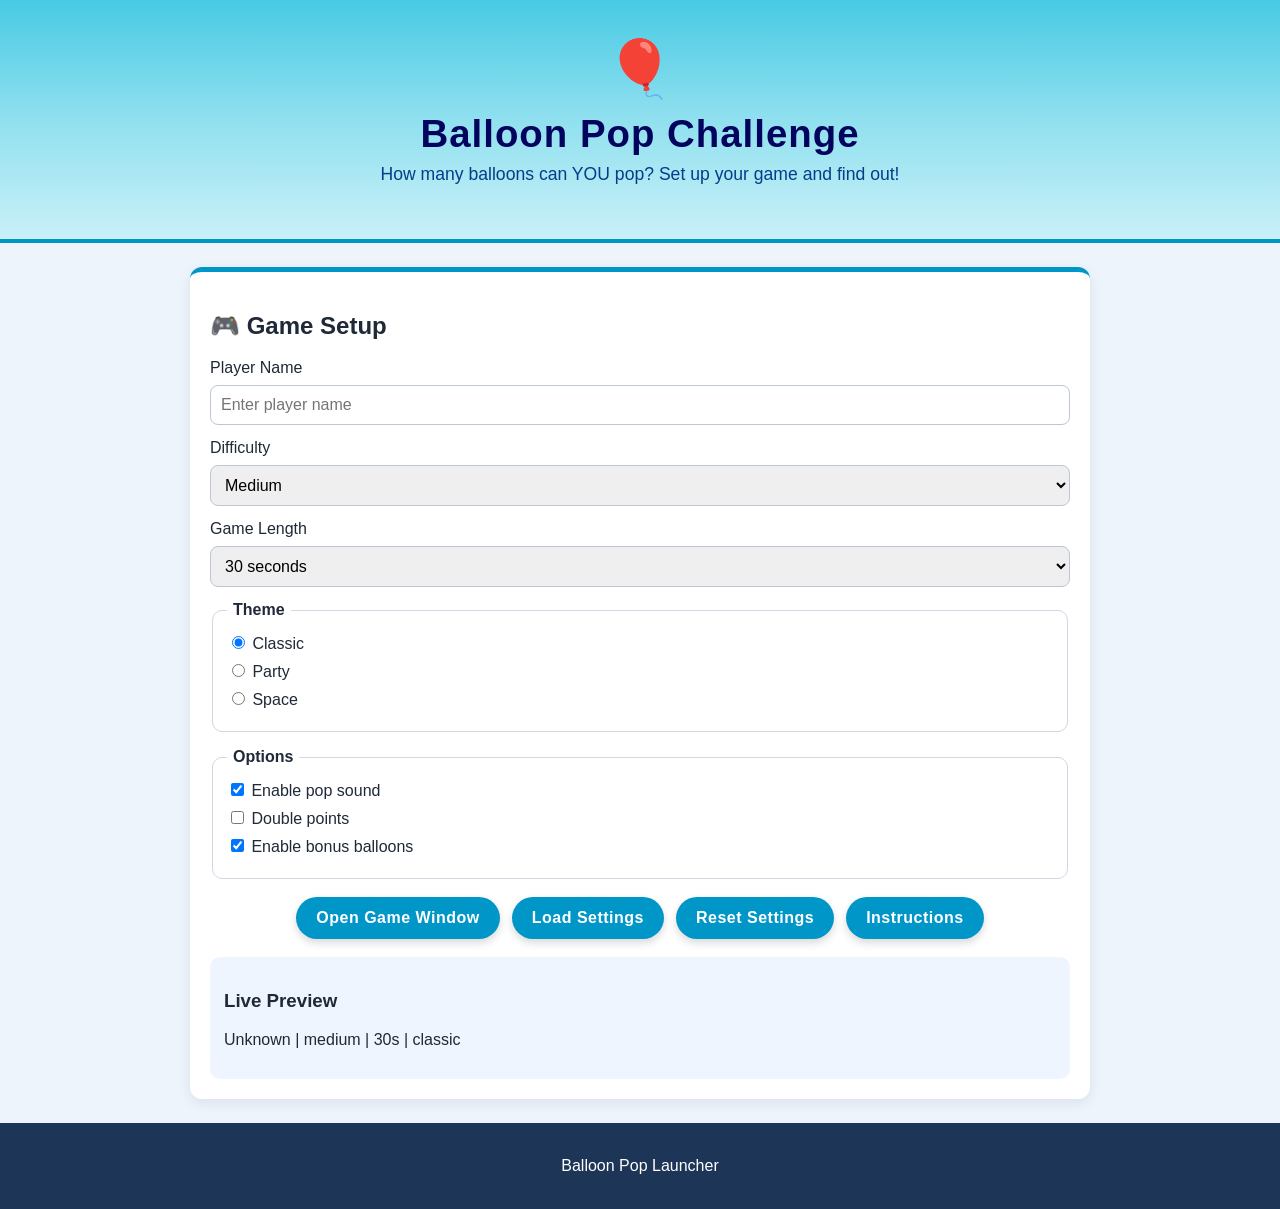
<file: index.html>
<!doctype html>
<html lang="en">
  <head>
    <meta charset="UTF-8" />
    <meta name="viewport" content="width=device-width, initial-scale=1.0" />
    <title>Balloon Pop Launcher</title>
    <link rel="stylesheet" href="styles.css" />
  </head>
  <body>
    <header class="page-header">
      <div class="header-emoji">🎈</div>
      <h1>Balloon Pop Challenge</h1>
      <p class="header-tagline">How many balloons can YOU pop? Set up your game and find out!</p>
    </header>

    <main class="container">
      <section class="card setup-card">
        <h2>🎮 Game Setup</h2>

        <form id="setupForm">
          <div class="form-row">
            <label for="playerName">Player Name</label>
            <input
              type="text"
              id="playerName"
              name="playerName"
              maxlength="20"
              placeholder="Enter player name"
            />
          </div>

          <div class="form-row">
            <label for="difficulty">Difficulty</label>
            <select id="difficulty" name="difficulty">
              <option value="easy">Easy</option>
              <option value="medium" selected>Medium</option>
              <option value="hard">Hard</option>
            </select>
          </div>

          <div class="form-row">
            <label for="gameLength">Game Length</label>
            <select id="gameLength" name="gameLength">
              <option value="20">20 seconds</option>
              <option value="30" selected>30 seconds</option>
              <option value="45">45 seconds</option>
            </select>
          </div>

          <fieldset>
            <legend>Theme</legend>

            <label class="option-line">
              <input type="radio" name="theme" value="classic" checked />
              Classic
            </label>

            <label class="option-line">
              <input type="radio" name="theme" value="party" />
              Party
            </label>

            <label class="option-line">
              <input type="radio" name="theme" value="space" />
              Space
            </label>
          </fieldset>

          <fieldset>
            <legend>Options</legend>

            <label class="option-line">
              <input type="checkbox" id="soundEnabled" checked />
              Enable pop sound
            </label>

            <label class="option-line">
              <input type="checkbox" id="doublePoints" />
              Double points
            </label>

            <label class="option-line">
              <input type="checkbox" id="bonusBalloons" checked />
              Enable bonus balloons
            </label>
          </fieldset>

          <div class="button-row">
            <button type="button" id="openGameBtn">Open Game Window</button>
            <button type="button" id="loadSettingsBtn">Load Settings</button>
            <button type="button" id="resetSettingsBtn">Reset Settings</button>
            <button
              type="button"
              onclick="window.location.href = 'instructions.html'"
            >
              Instructions
            </button>
          </div>
        </form>

        <div class="preview-box">
          <h3>Live Preview</h3>
          <p id="previewText">No settings selected yet.</p>
        </div>
      </section>
    </main>

    <footer class="page-footer">
      <p>Balloon Pop Launcher</p>
    </footer>

    <script src="launcher.js"></script>
  </body>
</html>
</file>
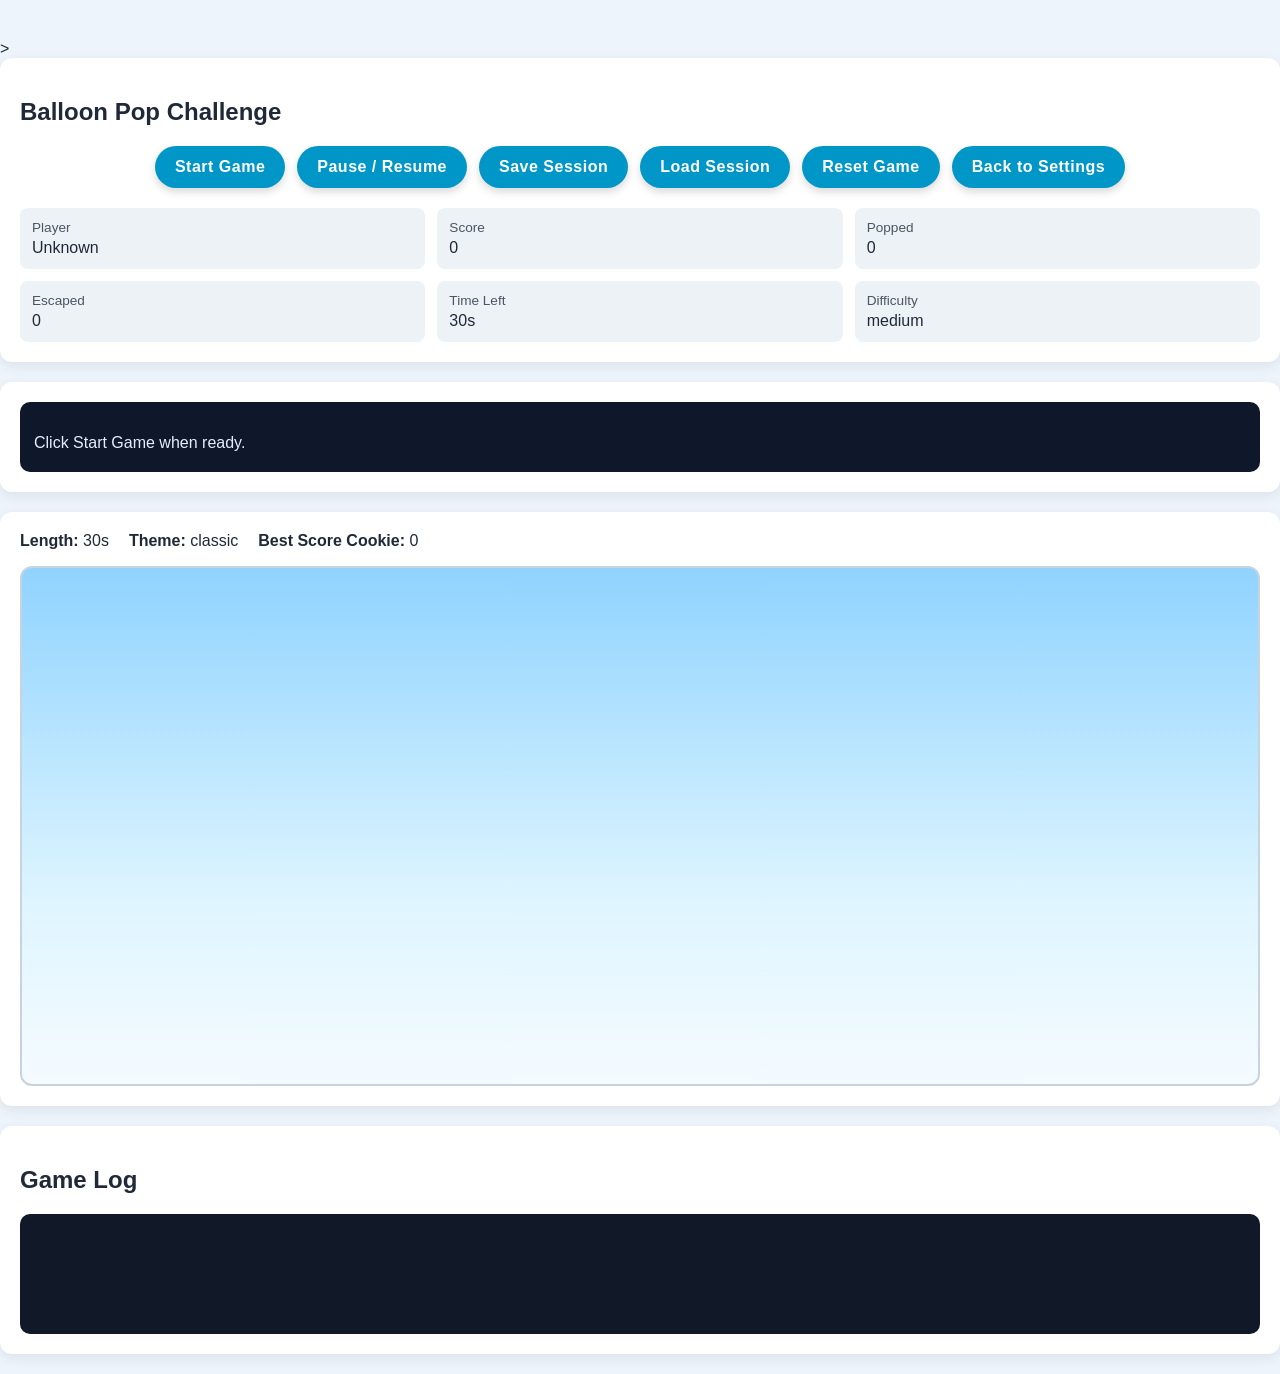
<file: game.html>
<!doctype html>
<html lang="en">
  <head>
    <meta charset="UTF-8" />
    <meta name="viewport" content="width=device-width, initial-scale=1.0" />
    <title>Balloon Pop Game</title>
    <link rel="stylesheet" href="styles.css" />
  </head>
  <body>
    <main class="game-window-wrap" id="gameMain"></main>>
      <section class="card">
        <h1>Balloon Pop Challenge</h1>

        <div class="button-row">
          <button id="startBtn" type="button">Start Game</button>
          <button id="pauseBtn" type="button">Pause / Resume</button>
          <button id="saveBtn" type="button">Save Session</button>
          <button id="loadBtn" type="button">Load Session</button>
          <button id="resetBtn" type="button">Reset Game</button>
          <button id="backBtn" type="button">Back to Settings</button>
        </div>

        <div class="stats-grid game-stats-grid">
          <div class="stat-box">
            <span class="label">Player</span>
            <span id="displayPlayer">-</span>
          </div>
          <div class="stat-box">
            <span class="label">Score</span>
            <span id="displayScore">0</span>
          </div>
          <div class="stat-box">
            <span class="label">Popped</span>
            <span id="displayPopped">0</span>
          </div>
          <div class="stat-box">
            <span class="label">Escaped</span>
            <span id="displayEscaped">0</span>
          </div>
          <div class="stat-box">
            <span class="label">Time Left</span>
            <span id="displayTimeLeft">0 s</span>
          </div>
          <div class="stat-box">
            <span class="label">Difficulty</span>
            <span id="displayDifficulty">-</span>
          </div>
        </div>
      </section>

      <section class="card">
        <div id="messageArea" class="message-area">
          Click Start Game when ready.
        </div>
      </section>

      <section class="card">
        <div id="boardInfo" class="board-info">
          <span
            ><strong>Length:</strong>
            <span id="displayGameLength">-</span></span
          >
          <span><strong>Theme:</strong> <span id="displayTheme">-</span></span>
          <span
            ><strong>Best Score Cookie:</strong>
            <span id="displayBestScore">0</span></span
          >
        </div>

        <div id="skyArea" class="sky-area"></div>

        <div id="gameOverScreen" class="game-over-screen hidden">
            <div class="game-over-box">
                <div class="game-over-emoji">🎈</div>
                <h2>Game Over!</h2>
                <p id="gameOverPlayer"></p>
                <div class="game-over-stats">
                    <div class="go-stat">
                        <span class="go-label">Score</span>
                        <span id="goScore">0</span>
                    </div>
                    <div class="go-stat">
                        <span class="go-label">Popped</span>
                        <span id="goPopped">0</span>
                    </div>
                    <div class="go-stat">
                        <span class="go-label">Escaped</span>
                        <span id="goEscaped">0</span>
                    </div>
                </div>
        <button id="playAgainBtn">Play Again</button>
        <button id="backToSettingsBtn">Back to Settings</button>
    </div>
</div>
      </section>

      <section class="card">
        <h2>Game Log</h2>
        <div id="logArea" class="log-area"></div>
      </section>
    </main>

      <div id="confettiContainer" class="confetti-container"></div>
  <script src="game.js"></script>
</body>
</html>
</file>
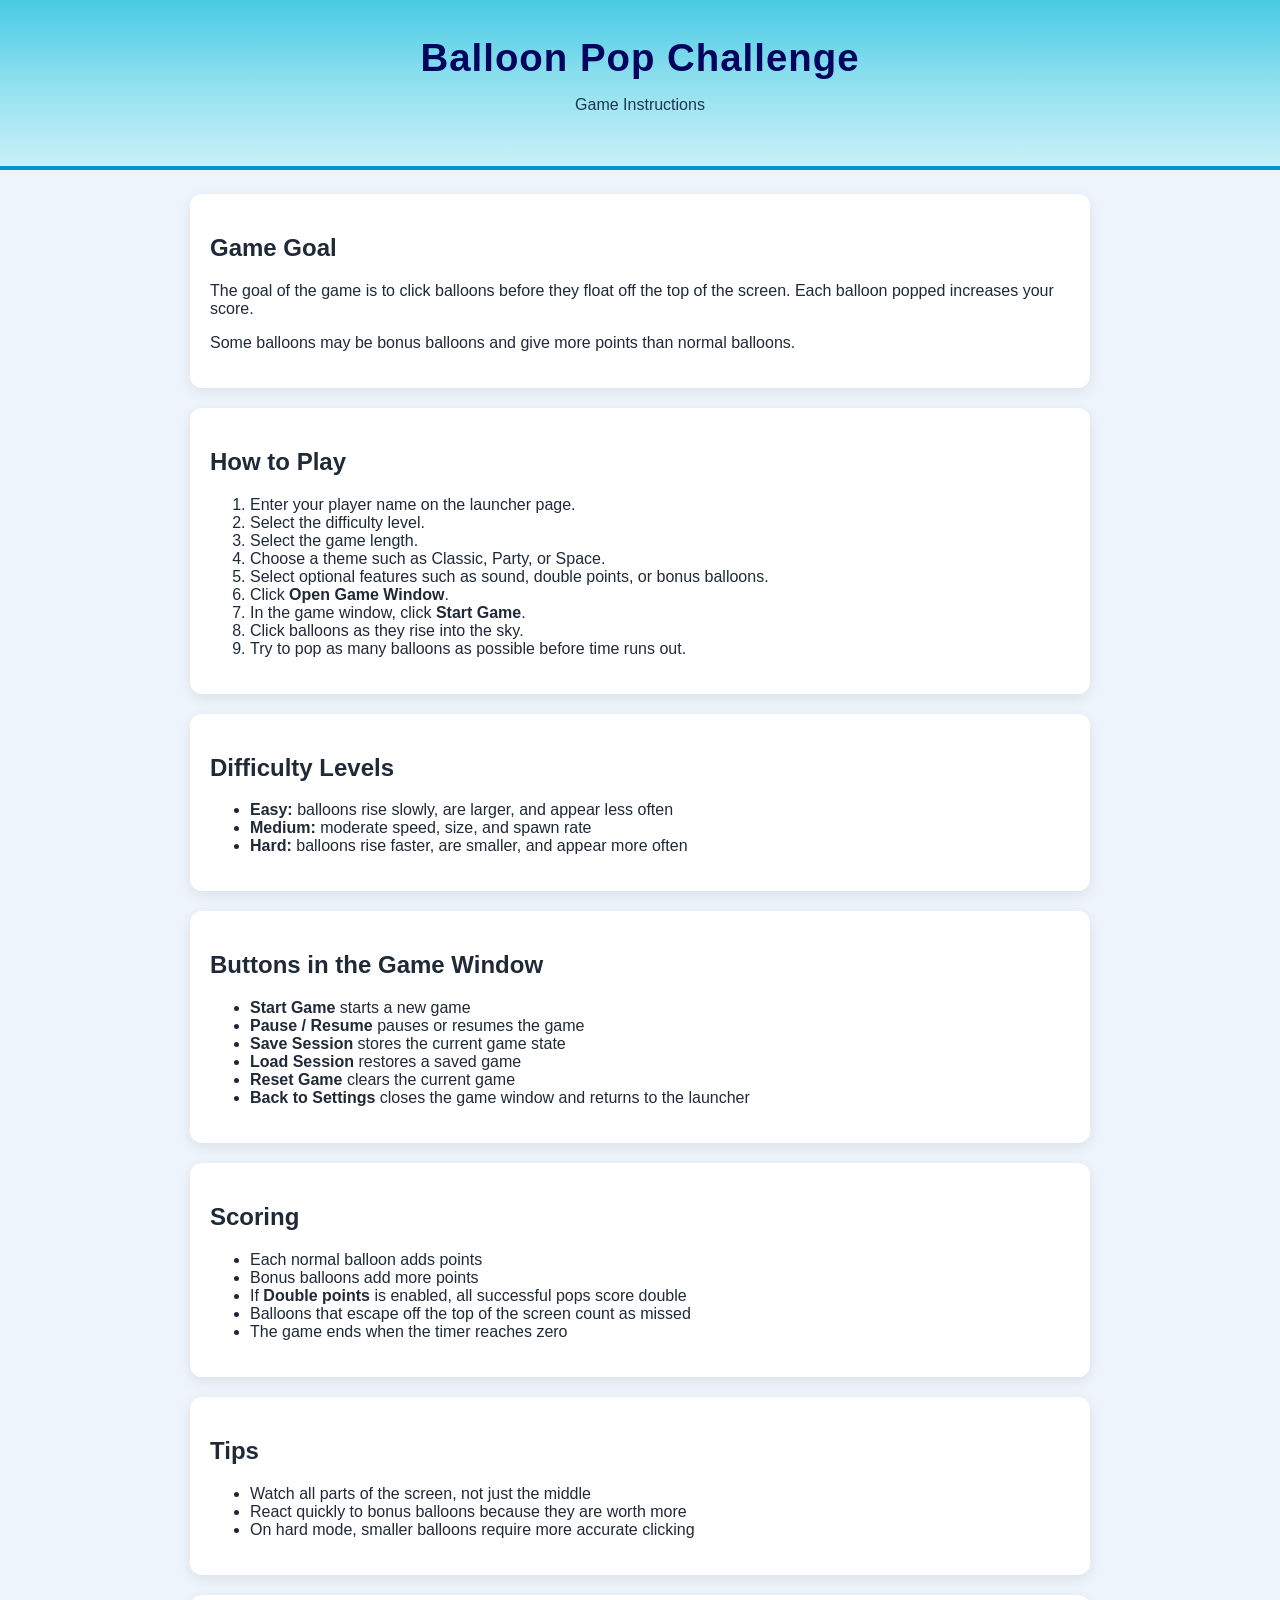
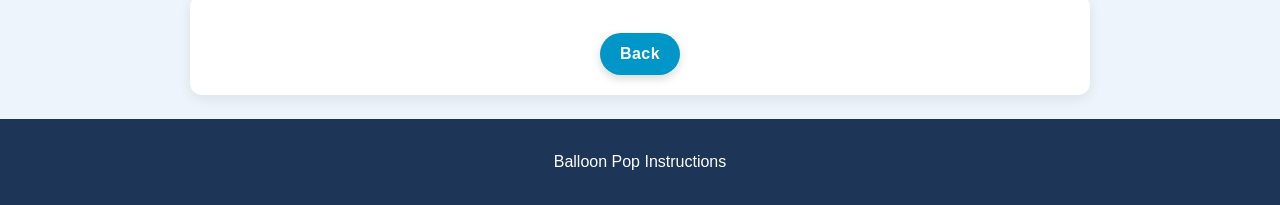
<file: instructions.html>
<!doctype html>
<html lang="en">
  <head>
    <meta charset="UTF-8" />
    <meta name="viewport" content="width=device-width, initial-scale=1.0" />
    <title>Balloon Pop Instructions</title>
    <link rel="stylesheet" href="styles.css" />
  </head>
  <body>
    <header class="page-header">
      <h1>Balloon Pop Challenge</h1>
      <p>Game Instructions</p>
    </header>

    <main class="container">
      <section class="card">
        <h2>Game Goal</h2>
        <p>
          The goal of the game is to click balloons before they float off the
          top of the screen. Each balloon popped increases your score.
        </p>
        <p>
          Some balloons may be bonus balloons and give more points than normal
          balloons.
        </p>
      </section>

      <section class="card">
        <h2>How to Play</h2>
        <ol>
          <li>Enter your player name on the launcher page.</li>
          <li>Select the difficulty level.</li>
          <li>Select the game length.</li>
          <li>Choose a theme such as Classic, Party, or Space.</li>
          <li>
            Select optional features such as sound, double points, or bonus
            balloons.
          </li>
          <li>Click <strong>Open Game Window</strong>.</li>
          <li>In the game window, click <strong>Start Game</strong>.</li>
          <li>Click balloons as they rise into the sky.</li>
          <li>Try to pop as many balloons as possible before time runs out.</li>
        </ol>
      </section>

      <section class="card">
        <h2>Difficulty Levels</h2>
        <ul>
          <li>
            <strong>Easy:</strong> balloons rise slowly, are larger, and appear
            less often
          </li>
          <li><strong>Medium:</strong> moderate speed, size, and spawn rate</li>
          <li>
            <strong>Hard:</strong> balloons rise faster, are smaller, and appear
            more often
          </li>
        </ul>
      </section>

      <section class="card">
        <h2>Buttons in the Game Window</h2>
        <ul>
          <li><strong>Start Game</strong> starts a new game</li>
          <li><strong>Pause / Resume</strong> pauses or resumes the game</li>
          <li><strong>Save Session</strong> stores the current game state</li>
          <li><strong>Load Session</strong> restores a saved game</li>
          <li><strong>Reset Game</strong> clears the current game</li>
          <li>
            <strong>Back to Settings</strong> closes the game window and returns
            to the launcher
          </li>
        </ul>
      </section>

      <section class="card">
        <h2>Scoring</h2>
        <ul>
          <li>Each normal balloon adds points</li>
          <li>Bonus balloons add more points</li>
          <li>
            If <strong>Double points</strong> is enabled, all successful pops
            score double
          </li>
          <li>
            Balloons that escape off the top of the screen count as missed
          </li>
          <li>The game ends when the timer reaches zero</li>
        </ul>
      </section>

      <section class="card">
        <h2>Tips</h2>
        <ul>
          <li>Watch all parts of the screen, not just the middle</li>
          <li>React quickly to bonus balloons because they are worth more</li>
          <li>On hard mode, smaller balloons require more accurate clicking</li>
        </ul>
      </section>

      <section class="card">
        <div class="button-row">
          <button type="button" onclick="window.location.href = 'index.html'">
            Back
          </button>
        </div>
      </section>
    </main>

    <footer class="page-footer">
      <p>Balloon Pop Instructions</p>
    </footer>
  </body>
</html>
</file>
<file: styles.css>
* {
    box-sizing: border-box;
}

body {
    margin: 0;
    font-family: Arial, Helvetica, sans-serif;
    background-color: #eef4fb;
    color: #1f2937;
}

.page-header {
    text-align: center;
    background: linear-gradient(to bottom, #48cae4, #90e0ef, #caf0f8);
    color: #1d3557;
    padding: 36px 16px;
    border-bottom: 4px solid #0096c7;
}

.page-header h1 {
    margin: 0 0 8px 0;
    font-size: 2.4rem;
    letter-spacing: 1px;
    color: #03045e;
}

.header-emoji {
    font-size: 3.5rem;
    margin-bottom: 10px;
    animation: bounce 1.5s infinite;
    display: block;
}

.header-tagline {
    font-size: 1.1rem;
    color: #023e8a;
    margin-top: 8px !important;
}

.setup-card {
    border-top: 5px solid #0096c7 !important;
}

@keyframes bounce {
    0%, 100% { transform: translateY(0); }
    50% { transform: translateY(-10px); }
}
.container {
    width: min(900px, 95%);
    margin: 24px auto;
}

.game-window-wrap {
    width: min(1100px, 96%);
    margin: 20px auto;
    display: flex;
    flex-direction: column;
}

.card {
    background-color: white;
    border-radius: 12px;
    padding: 20px;
    margin-bottom: 20px;
    box-shadow: 0 4px 14px rgba(0, 0, 0, 0.08);
}

.form-row {
    display: grid;
    gap: 8px;
    margin-bottom: 14px;
}

.form-row input,
.form-row select {
    padding: 10px;
    border: 1px solid #bcc7d3;
    border-radius: 8px;
    font-size: 1rem;
}

fieldset {
    border: 1px solid #cfd8e3;
    border-radius: 10px;
    margin-bottom: 16px;
    padding: 14px;
}

legend {
    font-weight: bold;
    padding: 0 6px;
}

.option-line {
    display: block;
    margin-bottom: 8px;
}

.button-row {
    display: flex;
    flex-wrap: wrap;
    gap: 12px;
    margin-top: 18px;
    justify-content: center;
}

button {
    padding: 12px 20px;
    border: none;
    border-radius: 25px;
    background-color: #0096c7;
    color: white;
    cursor: pointer;
    font-size: 1rem;
    font-weight: bold;
    letter-spacing: 0.5px;
    transition: transform 0.1s ease, background-color 0.2s ease;
    box-shadow: 0 4px 8px rgba(0,0,0,0.15);
}

button:hover {
    background-color: #0077b6;
    transform: translateY(-2px);
}

button:active {
    transform: translateY(1px);
    box-shadow: 0 2px 4px rgba(0,0,0,0.15);
}

.preview-box {
    margin-top: 18px;
    background-color: #eef5ff;
    border-radius: 10px;
    padding: 14px;
}

.stats-grid {
    display: grid;
    gap: 12px;
}

.game-stats-grid {
    grid-template-columns: repeat(3, 1fr);
    margin-top: 20px;
}

.stat-box {
    background-color: #edf2f7;
    border-radius: 8px;
    padding: 12px;
}

.label {
    display: block;
    font-size: 0.85rem;
    color: #4b5563;
    margin-bottom: 4px;
}

.board-info {
    display: flex;
    flex-wrap: wrap;
    gap: 20px;
    margin-bottom: 16px;
}

.sky-area {
    position: relative;
    width: 100%;
    height: 520px;
    border: 2px solid #c7d3e0;
    border-radius: 12px;
    overflow: hidden;
    background: linear-gradient(to bottom, #8fd3ff 0%, #dff5ff 65%, #f5fbff 100%);
}

.balloon {
    position: absolute;
    width: 70px;
    height: 90px;
    border-radius: 50% 50% 45% 45%;
    cursor: pointer;
    border: 2px solid rgba(0, 0, 0, 0.12);
    display: flex;
    align-items: center;
    justify-content: center;
    color: white;
    font-weight: bold;
    user-select: none;
}

.balloon::after {
    content: "";
    position: absolute;
    bottom: -30px;
    left: 50%;
    width: 2px;
    height: 30px;
    background: #666;
    transform: translateX(-50%);
}

.balloon.bonus {
    box-shadow: 0 0 0 4px rgba(255, 215, 0, 0.35);
}

.balloon.classic {
    background: #ef4444;
}

.balloon.party {
    background: #8b5cf6;
}

.balloon.space {
    background: #0f766e;
}

.balloon.pop-animation {
    transform: scale(1.2);
    opacity: 0;
    transition: transform 0.15s ease, opacity 0.15s ease;
}

.message-area {
    min-height: 70px;
    background: #0f172a;
    color: #e5eefc;
    border-radius: 10px;
    padding: 14px;
    white-space: pre-line;
}

.log-area {
    min-height: 120px;
    max-height: 240px;
    overflow-y: auto;
    background: #111827;
    color: #f9fafb;
    border-radius: 10px;
    padding: 14px;
    white-space: pre-line;
}

.log-entry {
    border-bottom: 1px solid rgba(255, 255, 255, 0.12);
    padding-bottom: 8px;
    margin-bottom: 8px;
}

.page-footer {
    text-align: center;
    padding: 18px;
    background-color: #1d3557;
    color: white;
    margin-top: 24px;
}

@media (max-width: 800px) {
    .game-stats-grid {
        grid-template-columns: 1fr;
    }

    .sky-area {
        height: 420px;
    }

    .balloon {
        width: 52px;
        height: 68px;
        font-size: 0.9rem;
    }
}

/* Classic theme - default */

/* Party theme */
body.theme-party .sky-area {
    background: linear-gradient(to bottom, #fff5f5 0%, #ffe0e0 60%, #fff0fb 100%);
}

body.theme-party button {
    background-color: #e63946;
}

body.theme-party button:hover {
    background-color: #c1121f;
}

body.theme-party .stat-box {
    border-left: 4px solid #e63946;
}

body.theme-party button {
    background-color: #e63946;
}

body.theme-party button:hover {
    background-color: #c1121f;
}

body.theme-party .stat-box {
    background: #fff0e0;
    border-left: 4px solid #e63946;
}

/* Confetti */
.confetti-container {
    position: fixed;
    top: 0;
    left: 0;
    width: 100%;
    height: 100%;
    pointer-events: none;
    z-index: 999;
    overflow: hidden;
}

.confetti-piece {
    position: absolute;
    top: -10px;
    border-radius: 2px;
    animation: confettiFall linear forwards;
}

@keyframes confettiFall {
    0% { transform: translateY(0) rotate(0deg); opacity: 1; }
    100% { transform: translateY(100vh) rotate(720deg); opacity: 0; }
}

/* Space theme */
body.theme-space .sky-area {
    background: linear-gradient(to bottom, #0f0c29 0%, #1a1a4e 60%, #2d1b69 100%);
    position: relative;
    overflow: hidden;
}

body.theme-space .sky-area::before {
    content: "🌙";
    position: absolute;
    top: 20px;
    right: 30px;
    font-size: 3rem;
    z-index: 1;
    animation: moonGlow 3s ease-in-out infinite;
}


body.theme-space button {
    background-color: #4a4aff;
}

body.theme-space button:hover {
    background-color: #3333cc;
}

body.theme-space .stat-box {
    border-left: 4px solid #4a4aff;
}

@keyframes moonGlow {
    0%, 100% { text-shadow: 0 0 10px #fffacd; }
    50% { text-shadow: 0 0 30px #fffacd, 0 0 60px #ffd700; }
}

/* Game Over Screen */
.game-over-screen {
    position: absolute;
    top: 0;
    left: 0;
    width: 100%;
    height: 100%;
    background: rgba(0,0,0,0.75);
    display: flex;
    align-items: center;
    justify-content: center;
    z-index: 100;
    border-radius: 12px;
}

.game-over-screen.hidden {
    display: none;
}

.game-over-box {
    background: white;
    border-radius: 16px;
    padding: 36px;
    text-align: center;
    box-shadow: 0 8px 32px rgba(0,0,0,0.3);
    min-width: 280px;
}

.game-over-emoji {
    font-size: 3.5rem;
    animation: bounce 1s infinite;
}

.game-over-box h2 {
    font-size: 2rem;
    margin: 10px 0;
    color: #0096c7;
}

.game-over-box p {
    color: #4b5563;
    margin-bottom: 16px;
    font-size: 1.1rem;
}

.game-over-stats {
    display: flex;
    gap: 20px;
    justify-content: center;
    margin-bottom: 24px;
}

.go-stat {
    background: #eef5ff;
    border-radius: 10px;
    padding: 12px 20px;
    min-width: 70px;
}

.go-label {
    display: block;
    font-size: 0.8rem;
    color: #6b7280;
    margin-bottom: 4px;
}

.go-stat span:last-child {
    font-size: 1.6rem;
    font-weight: bold;
    color: #0096c7;
}

/* Scroll to game area */
.sky-area-card {
    scroll-margin-top: 10px;
}
</file>
